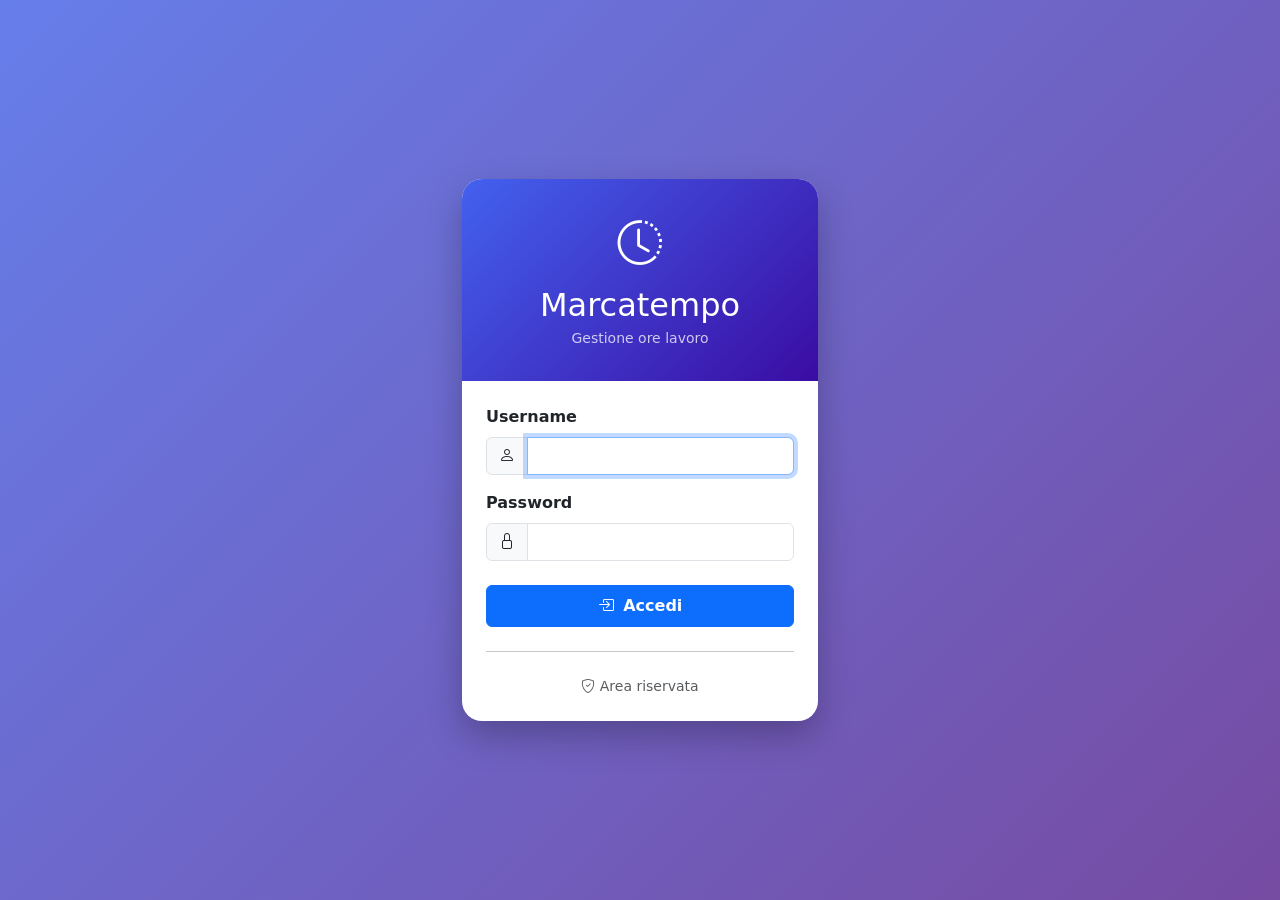
<file: index.html>
<!DOCTYPE html>
<html lang="it">
<head>
<meta charset="UTF-8">
<meta name="viewport" content="width=device-width, initial-scale=1.0">
<title>Login - Marcatempo</title>
<link rel="icon" type="image/png" href="icon-192.png">
<link rel="manifest" href="manifest.json">
<meta name="theme-color" content="#4361ee">
<meta name="mobile-web-app-capable" content="yes">
<meta name="apple-mobile-web-app-capable" content="yes">
<meta name="apple-mobile-web-app-status-bar-style" content="black-translucent">
<meta name="apple-mobile-web-app-title" content="Marcatempo">
<link rel="apple-touch-icon" href="icon-192.png">
<link href="https://cdn.jsdelivr.net/npm/bootstrap@5.3.3/dist/css/bootstrap.min.css" rel="stylesheet">
<link rel="stylesheet" href="https://cdn.jsdelivr.net/npm/bootstrap-icons@1.11.3/font/bootstrap-icons.css">
<link rel="stylesheet" href="style.css">
</head>
<body>

<div id="viewLogin">
  <div class="container">
    <div class="row justify-content-center">
      <div class="col-md-5 col-lg-4">
        <div class="login-card">
          <div class="login-header">
            <i class="bi bi-clock-history"></i>
            <h2 class="mt-2 mb-1">Marcatempo</h2>
            <p class="mb-0 small opacity-75">Gestione ore lavoro</p>
          </div>
          <div class="p-4">
            <div id="loginError" class="alert alert-danger d-none"></div>
            <form id="loginForm">
              <div class="mb-3">
                <label class="form-label fw-semibold">Username</label>
                <div class="input-group">
                  <span class="input-group-text bg-light"><i class="bi bi-person"></i></span>
                  <input type="text" name="username" class="form-control" required autofocus>
                </div>
              </div>
              <div class="mb-4">
                <label class="form-label fw-semibold">Password</label>
                <div class="input-group">
                  <span class="input-group-text bg-light"><i class="bi bi-lock"></i></span>
                  <input type="password" name="password" class="form-control" required>
                </div>
              </div>
              <button type="submit" class="btn btn-primary w-100 py-2 fw-semibold">
                <i class="bi bi-box-arrow-in-right me-1"></i> Accedi
              </button>
            </form>
            <hr class="my-4">
            <div class="text-center text-muted small">
              <i class="bi bi-shield-check"></i> Area riservata
            </div>
          </div>
        </div>
      </div>
    </div>
  </div>
</div>

<script>
(function() {
  var API_URL = 'https://marcatempo-api.elettimp.workers.dev';
  var form = document.getElementById('loginForm');
  var errDiv = document.getElementById('loginError');

  form.addEventListener('submit', function(e) {
    e.preventDefault();
    var btn = form.querySelector('button[type=submit]');
    var original = btn.innerHTML;
    btn.innerHTML = '<span class="spinner-border spinner-border-sm me-2"></span>Accesso...';
    btn.disabled = true;
    errDiv.classList.add('d-none');

    var username = form.querySelector('[name=username]').value.trim();
    var password = form.querySelector('[name=password]').value;

    fetch(API_URL + '/api/login', {
      method: 'POST',
      headers: { 'Content-Type': 'application/json' },
      body: JSON.stringify({ username: username, password: password })
    })
      .then(function(r) { return r.json(); })
      .then(function(res) {
        if (res && res.success) {
          try { localStorage.setItem('marcatempo_token', res.token); } catch(e) {}
          if (res.user.ruolo === 'admin') {
            window.location.href = 'admin.html';
          } else {
            window.location.href = 'collaboratore.html';
          }
        } else {
          errDiv.textContent = (res && res.error) || 'Errore';
          errDiv.classList.remove('d-none');
          btn.innerHTML = original;
          btn.disabled = false;
        }
      })
      .catch(function(err) {
        errDiv.textContent = 'Errore di rete: ' + err.message;
        errDiv.classList.remove('d-none');
        btn.innerHTML = original;
        btn.disabled = false;
      });
  });
})();
</script>
<script>
// Registrazione Service Worker
if ('serviceWorker' in navigator) {
  window.addEventListener('load', function() {
    navigator.serviceWorker.register('sw.js', { scope: './' }).then(function(reg) {
      console.log('[PWA] SW registrato. Scope:', reg.scope);
    }).catch(function(err) {
      console.warn('[PWA] Errore SW:', err);
    });
  });
} 
</script>
<script src="app.js"></script>
</body>
</html>
</file>
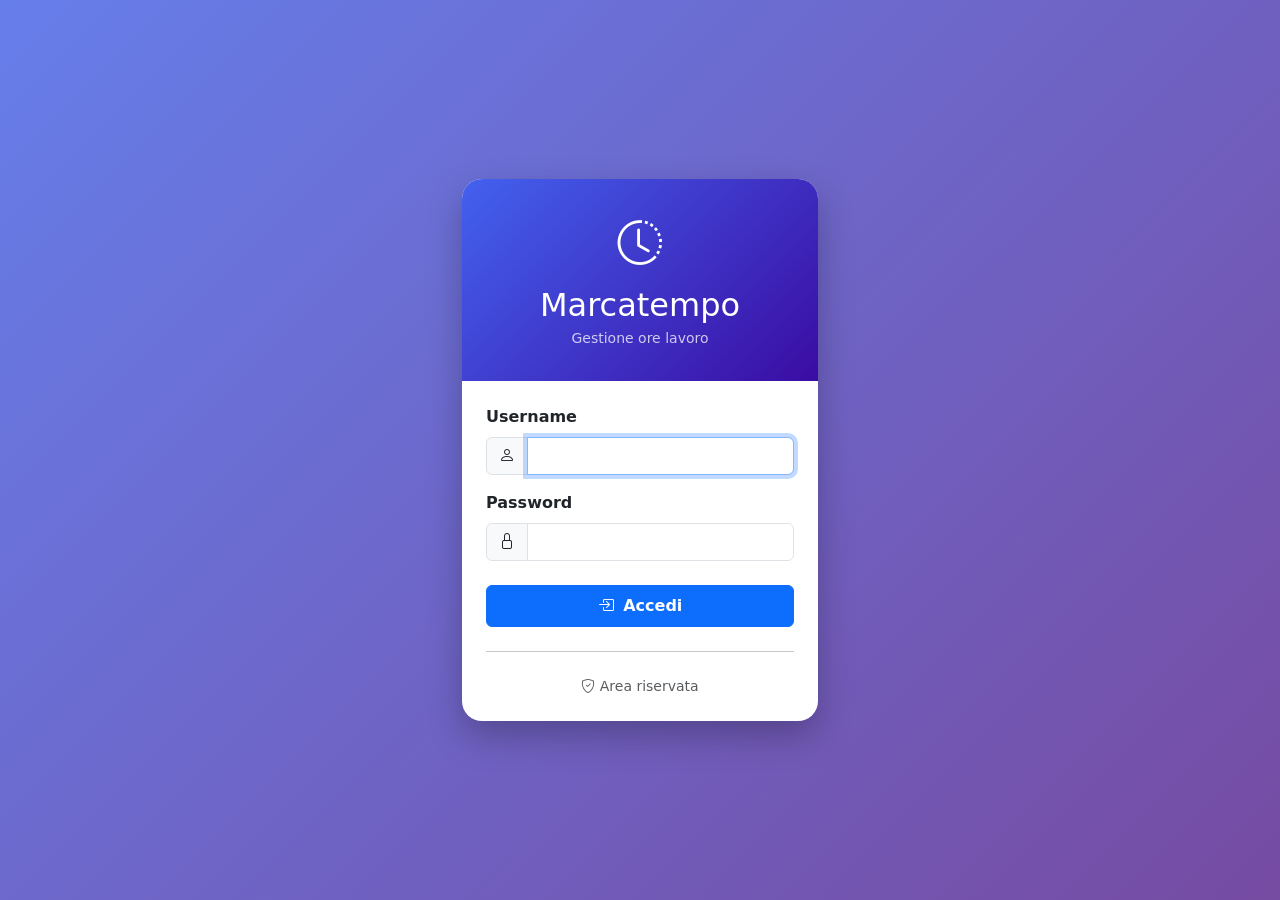
<file: collaboratore.html>
<!DOCTYPE html>
<html lang="it">
<head>
<meta charset="UTF-8">
<meta name="viewport" content="width=device-width, initial-scale=1.0">
<title>Collaboratore - Marcatempo</title>
<link rel="icon" type="image/png" href="icon-192.png">
<link rel="manifest" href="manifest.json">
<meta name="theme-color" content="#4361ee">
<meta name="mobile-web-app-capable" content="yes">
<meta name="apple-mobile-web-app-capable" content="yes">
<meta name="apple-mobile-web-app-status-bar-style" content="black-translucent">
<meta name="apple-mobile-web-app-title" content="Marcatempo">
<link rel="apple-touch-icon" href="icon-192.png">
<link href="https://cdn.jsdelivr.net/npm/bootstrap@5.3.3/dist/css/bootstrap.min.css" rel="stylesheet">
<link rel="stylesheet" href="https://cdn.jsdelivr.net/npm/bootstrap-icons@1.11.3/font/bootstrap-icons.css">
<link rel="stylesheet" href="style.css">
</head>
<body>

<div id="viewCollab" class="hidden">
<nav class="navbar navbar-dark bg-primary shadow-sm">
<div class="container-fluid">
<span class="navbar-brand"><i class="bi bi-clock-history me-2"></i>Marcatempo</span>
<div class="d-flex align-items-center">
<span class="text-white me-3 small">
<i class="bi bi-person-circle"></i> <span id="collabUserName">—</span>
<span class="badge bg-light text-primary ms-1">collaboratore</span>
</span>
<button class="btn btn-outline-light btn-sm" onclick="doLogout()"><i class="bi bi-box-arrow-right"></i> Esci</button>
</div>
</div>
</nav>

<div class="container-fluid mt-4 px-4">
<div id="collabMessage" class="alert d-none"></div>

<div class="row g-3 mb-4">
<div class="col-md-3 col-6"><div class="card stat-card bg-primary"><div class="card-body text-center"><h6>Ordinarie</h6><h3 id="oreOrd">0</h3></div></div></div>
<div class="col-md-3 col-6"><div class="card stat-card bg-success"><div class="card-body text-center"><h6>Straordinarie</h6><h3 id="oreStr">0</h3></div></div></div>
<div class="col-md-3 col-6"><div class="card stat-card bg-info"><div class="card-body text-center"><h6>Viaggio</h6><h3 id="oreViag">0</h3></div></div></div>
<div class="col-md-3 col-6"><div class="card stat-card bg-warning text-dark"><div class="card-body text-center"><h6>Totale Oggi</h6><h3 id="oreTot">0</h3></div></div></div>
</div>

<div class="card mb-4">
<div class="card-header bg-success text-white"><i class="bi bi-plus-circle me-1"></i>Nuova Timbratura</div>
<div class="card-body">
<form id="timbraturaForm" class="row g-3">
<div class="col-12">
<label class="form-label small text-muted">Commessa</label>
<select name="id_commessa" id="commessa" class="form-select" required><option value="">Seleziona commessa...</option></select>
</div>
<div class="col-md-3 col-6"><label class="form-label small text-muted">Ore ordinarie (max 8)</label><input type="number" step="0.5" min="0" max="8" name="ore_ordinarie" class="form-control" value="0"></div>
<div class="col-md-3 col-6"><label class="form-label small text-muted">Str. festive</label><input type="number" step="0.5" min="0" name="ore_straord_festive" class="form-control" value="0"></div>
<div class="col-md-3 col-6"><label class="form-label small text-muted">Str. feriali</label><input type="number" step="0.5" min="0" name="ore_straord_feriali" class="form-control" value="0"></div>
<div class="col-md-3 col-6"><label class="form-label small text-muted">Viaggio</label><input type="number" step="0.5" min="0" name="ore_viaggio" class="form-control" value="0"></div>
<div class="col-md-6"><div class="form-check form-switch"><input type="checkbox" name="ferie" class="form-check-input" id="ferie"><label class="form-check-label" for="ferie">Ferie</label></div></div>
<div class="col-md-6"><div class="form-check form-switch"><input type="checkbox" name="malattia" class="form-check-input" id="malattia"><label class="form-check-label" for="malattia">Malattia</label></div></div>
<div class="col-12"><textarea name="note" class="form-control" rows="2" placeholder="Note..."></textarea></div>
<div class="col-12"><button type="submit" class="btn btn-primary"><i class="bi bi-save me-1"></i>Salva Timbratura</button></div>
</form>
</div>
</div>

<div class="card mb-3">
<div class="card-header bg-light"><i class="bi bi-funnel me-1"></i>Filtri</div>
<div class="card-body">
<div class="row g-2 align-items-end">
<div class="col-md-3">
<label class="form-label small text-muted mb-1">Mese</label>
<input type="month" id="filtroMese" class="form-control form-control-sm">
</div>
<div class="col-md-3">
<label class="form-label small text-muted mb-1">Commessa</label>
<select id="filtroCommessa" class="form-select form-select-sm"><option value="">Tutte</option></select>
</div>
<div class="col-md-2">
<label class="form-label small text-muted mb-1">Tipo</label>
<select id="filtroTipo" class="form-select form-select-sm">
<option value="">Tutte</option>
<option value="ferie">Solo Ferie</option>
<option value="malattia">Solo Malattia</option>
<option value="straordinari">Con Straordinari</option>
<option value="viaggio">Con Viaggio</option>
</select>
</div>
<div class="col-md-2">
<label class="form-label small text-muted mb-1">Cerca</label>
<input type="text" id="filtroRicerca" class="form-control form-control-sm" placeholder="Cerca...">
</div>
<div class="col-md-2">
<button class="btn btn-sm btn-secondary w-100" onclick="resetFiltri('collab')"><i class="bi bi-arrow-counterclockwise"></i> Reset</button>
</div>
</div>
</div>
</div>

<div class="card">
<div class="card-header bg-light d-flex justify-content-between align-items-center">
<span><i class="bi bi-list-ul me-1"></i>Le tue timbrature</span>
<button class="btn btn-sm btn-outline-success" onclick="esportaExcel('collab')"><i class="bi bi-file-earmark-excel"></i> Esporta Excel</button>
</div>
<div class="card-body p-0">
<div class="table-responsive">
<table class="table table-hover mb-0 align-middle">
<thead class="table-light">
<tr>
<th>Data</th><th>Nome del dipendente</th><th>Ordinario</th><th>Straord. Feriale</th>
<th>Straord. Festivo</th><th>Totale</th><th>Ore Viaggio</th><th>Comm. Nr.</th>
<th>Committente</th><th>Cantiere</th><th>Note</th><th>Ferie</th><th>Malattia</th><th></th>
</tr>
</thead>
<tbody id="timbratureList">
<tr><td colspan="14" class="text-center text-muted py-3">Caricamento...</td></tr>
</tbody>
</table>
</div>
</div>
</div>

</div>

<div id="viewLoading" style="min-height:100vh;display:flex;align-items:center;justify-content:center">
<div class="text-center">
<div class="spinner-border text-primary" style="width:3rem;height:3rem"></div>
<p class="mt-3 text-muted">Caricamento...</p>
</div>
</div>

<script src="https://cdn.jsdelivr.net/npm/bootstrap@5.3.3/dist/js/bootstrap.bundle.min.js"></script>
<script src="https://cdn.sheetjs.com/xlsx-0.20.2/package/dist/xlsx.full.min.js"></script>
<script src="https://cdn.onesignal.com/sdks/web/v16/OneSignalSDK.page.js" defer></script>
<script src="app.js"></script>
<script>
if ('serviceWorker' in navigator) {
  window.addEventListener('load', function() {
    navigator.serviceWorker.register('sw.js', { scope: './' }).catch(function(err) {
      console.warn('[PWA] Errore SW:', err);
    });
  });
}
</script>
</body>
</html>
</file>
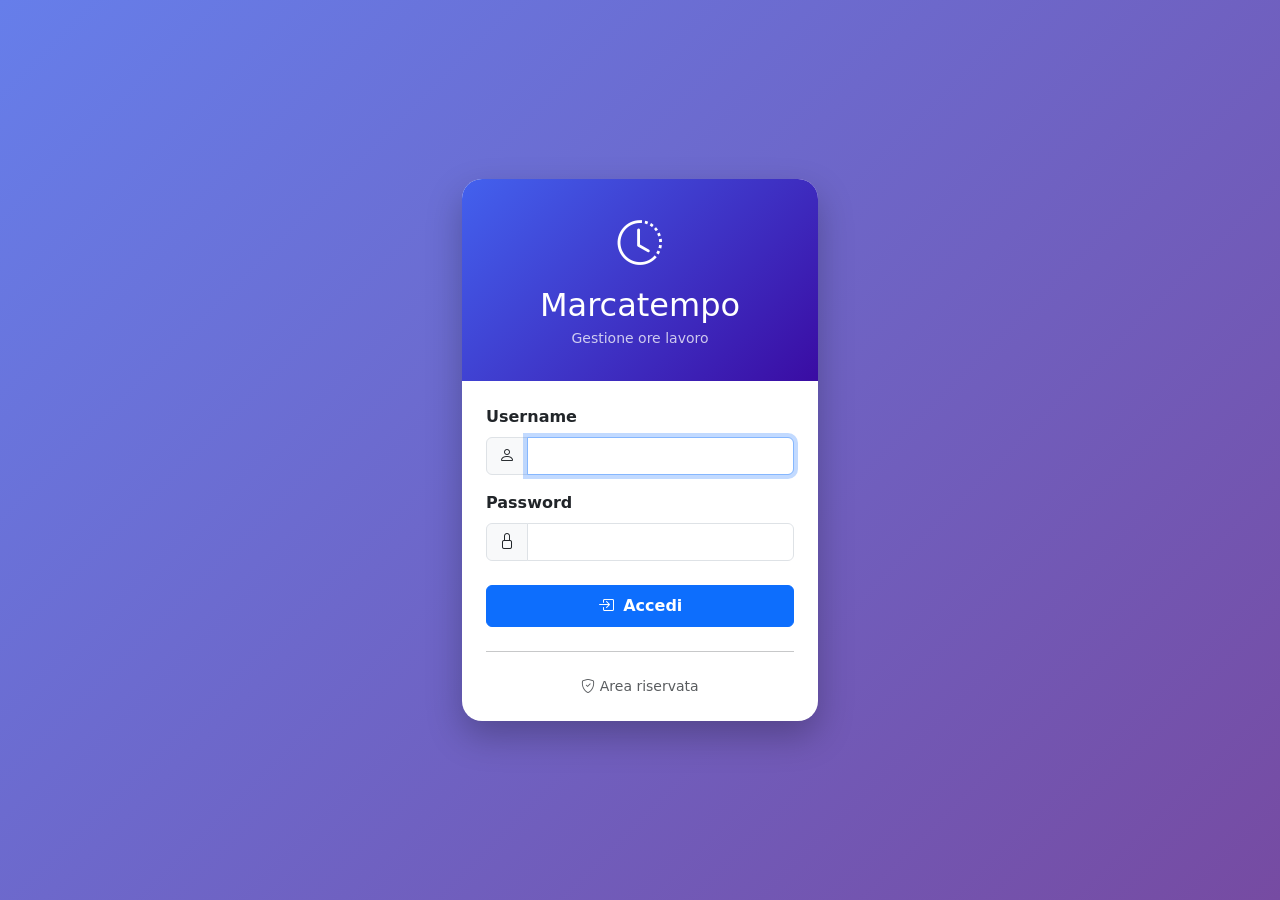
<file: logout.html>
<!DOCTYPE html>
<html lang="it">
<head>
<meta charset="UTF-8">
<title>Logout - Marcatempo</title>
<link href="https://cdn.jsdelivr.net/npm/bootstrap@5.3.3/dist/css/bootstrap.min.css" rel="stylesheet">
</head>
<body>
<div style="min-height:100vh;display:flex;align-items:center;justify-content:center">
  <div class="text-center">
    <div class="spinner-border text-primary mb-3" style="width:3rem;height:3rem"></div>
    <p class="text-muted">Disconnessione in corso...</p>
  </div>
</div>
<script>
(function() {
  const API_URL = 'https://marcatempo-api.elettimp.workers.dev';
  let token = null;
  try { token = localStorage.getItem('marcatempo_token'); } catch(e) {}
  if (token) {
    fetch(API_URL + '/api/logout', {
      method: 'POST',
      headers: { 'Content-Type': 'application/json' },
      body: JSON.stringify({ token: token })
    }).finally(function() {
      try { localStorage.removeItem('marcatempo_token'); } catch(e) {}
      window.location.href = 'index.html';
    });
  } else {
    window.location.href = 'index.html';
  }
})();
</script>
</body>
</html>
</file>
<file: style.css>
body {
  background: #f4f6fb;
  font-family: system-ui, -apple-system, sans-serif;
}

#viewLogin {
  min-height: 100vh;
  display: flex;
  align-items: center;
  background: linear-gradient(135deg, #667eea 0%, #764ba2 100%);
}
.login-card {
  background: #fff;
  border-radius: 20px;
  box-shadow: 0 15px 35px rgba(0,0,0,.25);
  overflow: hidden;
}
.login-header {
  background: linear-gradient(135deg, #4361ee, #3a0ca3);
  color: #fff;
  padding: 32px 24px;
  text-align: center;
}
.login-header i { font-size: 2.8rem; }

.stat-card { border: none; border-radius: 14px; color: #fff; }
.stat-card h3 { font-weight: 700; margin: 0; }
.stat-card h6 { opacity: .85; text-transform: uppercase; font-size: .72rem; letter-spacing: .05em; }

.card { border: none; border-radius: 14px; box-shadow: 0 4px 18px rgba(0,0,0,.05); }
.card-header { border-radius: 14px 14px 0 0 !important; font-weight: 600; }

.navbar-brand { font-weight: 700; }

.table thead th { font-size: .78rem; text-transform: uppercase; color: #6c757d; white-space: nowrap; }
.table td { white-space: nowrap; }

.nav-tabs .nav-link { border: none; color: #6c757d; font-weight: 500; }
.nav-tabs .nav-link.active { color: #4361ee; border-bottom: 2px solid #4361ee; background: transparent; }

.hidden { display: none !important; }

/* ============================================================
   PWA - Safe area iPhone e modalità standalone
   ============================================================ */
@supports (padding: env(safe-area-inset-top)) {
  .navbar {
    padding-top: env(safe-area-inset-top);
  }
}

@supports (padding: env(safe-area-inset-bottom)) {
  .container-fluid {
    padding-bottom: env(safe-area-inset-bottom);
  }
}

@media all and (display-mode: standalone) {
  body {
    user-select: none;
    -webkit-user-select: none;
    -webkit-tap-highlight-color: transparent;
    overscroll-behavior-y: contain;
  }
  input, textarea {
    user-select: text;
    -webkit-user-select: text;
  }
}

/* ============================================================
   BANNER INSTALLAZIONE PWA
   ============================================================ */
#pwaInstallBanner {
  position: fixed;
  bottom: 20px;
  left: 50%;
  transform: translateX(-50%) translateY(150%);
  z-index: 9999;
  max-width: 560px;
  width: calc(100% - 40px);
  background: #ffffff;
  border-radius: 16px;
  box-shadow: 0 20px 60px rgba(0, 0, 0, 0.18), 0 4px 12px rgba(0, 0, 0, 0.08);
  padding: 16px;
  transition: transform 0.4s cubic-bezier(0.4, 0, 0.2, 1);
  border: 1px solid rgba(67, 97, 238, 0.1);
}

#pwaInstallBanner.show {
  transform: translateX(-50%) translateY(0);
}

.pwa-banner-content {
  display: flex;
  align-items: center;
  gap: 14px;
}

.pwa-banner-icon {
  flex-shrink: 0;
  width: 56px;
  height: 56px;
  border-radius: 12px;
  overflow: hidden;
  background: linear-gradient(135deg, #4361ee, #3a0ca3);
  display: flex;
  align-items: center;
  justify-content: center;
}

.pwa-banner-icon img {
  width: 100%;
  height: 100%;
  object-fit: cover;
}

.pwa-banner-text {
  flex: 1;
  min-width: 0;
  display: flex;
  flex-direction: column;
  gap: 2px;
}

.pwa-banner-text strong {
  font-size: 15px;
  color: #1a1a2e;
  font-weight: 600;
}

.pwa-banner-text small {
  font-size: 12.5px;
  color: #6c757d;
  line-height: 1.3;
}

.pwa-banner-actions {
  display: flex;
  align-items: center;
  gap: 8px;
  flex-shrink: 0;
}

.pwa-btn-install {
  background: linear-gradient(135deg, #4361ee, #3a0ca3);
  color: #fff;
  border: none;
  border-radius: 10px;
  padding: 10px 18px;
  font-size: 14px;
  font-weight: 600;
  cursor: pointer;
  transition: transform 0.15s ease, box-shadow 0.15s ease;
  display: flex;
  align-items: center;
  gap: 6px;
  white-space: nowrap;
}

.pwa-btn-install:hover {
  transform: translateY(-1px);
  box-shadow: 0 6px 16px rgba(67, 97, 238, 0.4);
}

.pwa-btn-install:active {
  transform: translateY(0);
}

.pwa-btn-dismiss {
  background: transparent;
  color: #6c757d;
  border: none;
  border-radius: 8px;
  width: 36px;
  height: 36px;
  display: flex;
  align-items: center;
  justify-content: center;
  cursor: pointer;
  transition: background 0.15s ease, color 0.15s ease;
  font-size: 16px;
}

.pwa-btn-dismiss:hover {
  background: #f0f2f5;
  color: #1a1a2e;
}

/* Mobile: banner a tutta larghezza */
@media (max-width: 576px) {
  #pwaInstallBanner {
    bottom: 10px;
    width: calc(100% - 20px);
    padding: 14px;
    border-radius: 14px;
  }

  .pwa-banner-icon {
    width: 48px;
    height: 48px;
    border-radius: 10px;
  }

  .pwa-banner-text strong {
    font-size: 14px;
  }

  .pwa-banner-text small {
    font-size: 11.5px;
  }

  .pwa-btn-install {
    padding: 8px 14px;
    font-size: 13px;
  }

  /* Nasconde il testo "Installa" sul pulsante, lascia solo l'icona */
  .pwa-btn-install span.text {
    display: none;
  }
}
</file>
